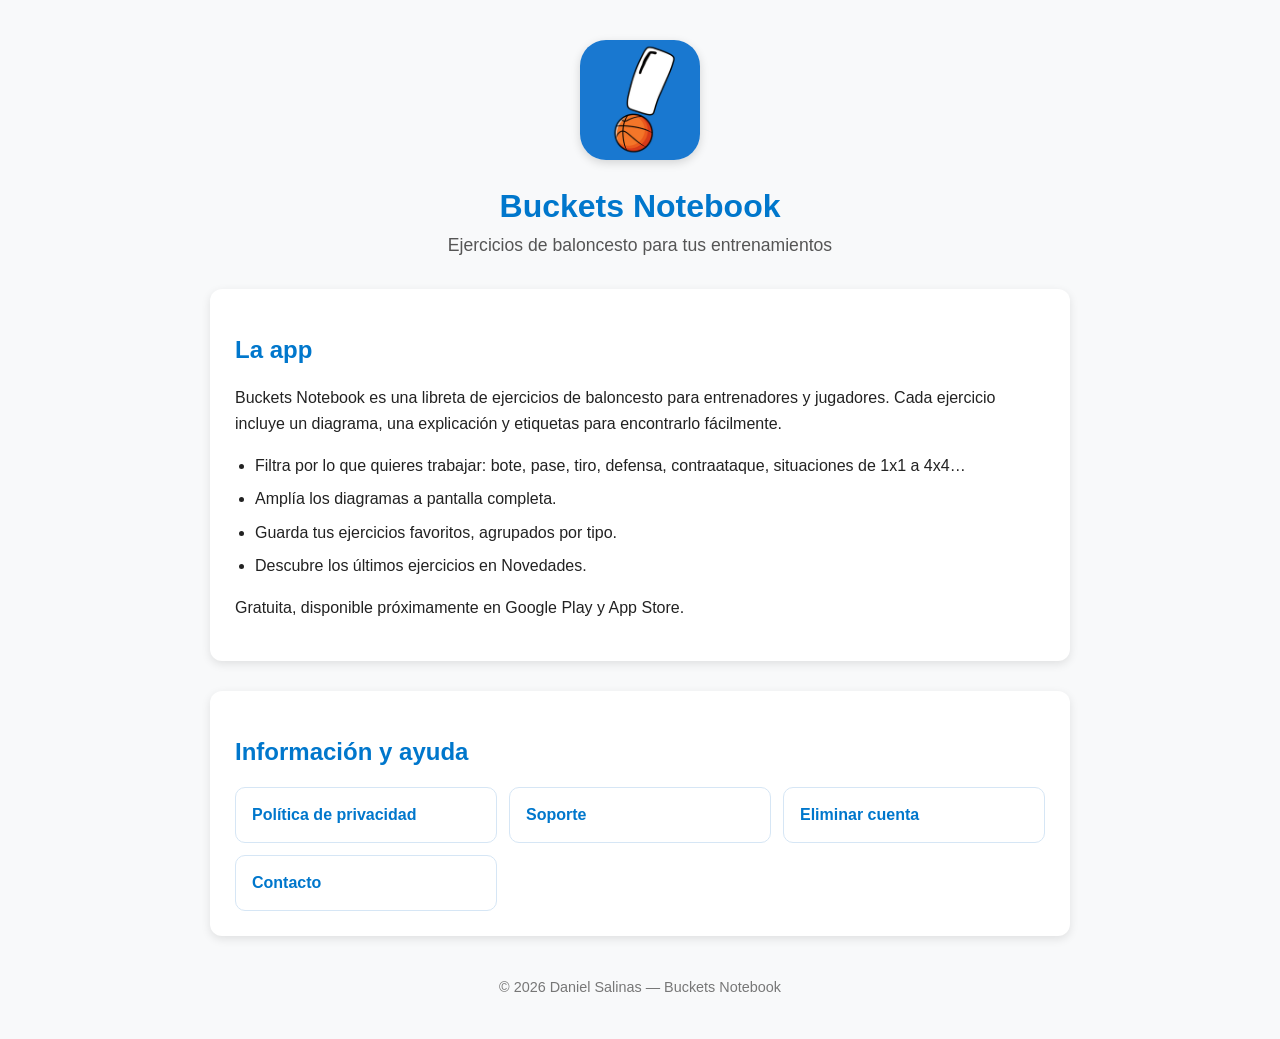
<file: buckets-notebook/index.html>
<!DOCTYPE html>
<html lang="es">
<head>
  <meta charset="UTF-8" />
  <meta name="viewport" content="width=device-width, initial-scale=1.0" />
  <title>Buckets Notebook — Ejercicios de baloncesto</title>
  <meta name="description" content="Buckets Notebook: ejercicios de baloncesto con diagramas para preparar tus entrenamientos." />
  <link rel="icon" type="image/png" href="icon.png" />
  <style>
    body {
      font-family: 'Helvetica Neue', Helvetica, Arial, sans-serif;
      line-height: 1.6;
      margin: 0 auto;
      padding: 40px 20px;
      max-width: 860px;
      background-color: #f8f9fa;
      color: #222;
    }
    h1, h2 {
      color: #0077cc;
      line-height: 1.3;
    }
    header {
      text-align: center;
      margin-bottom: 30px;
    }
    header img {
      width: 120px;
      height: 120px;
      border-radius: 26px;
      box-shadow: 0 3px 10px rgba(0,0,0,0.15);
    }
    header h1 {
      margin: 18px 0 4px;
    }
    header p {
      margin: 0;
      color: #555;
      font-size: 1.1em;
    }
    section {
      margin-bottom: 30px;
      background: white;
      padding: 25px;
      border-radius: 12px;
      box-shadow: 0 3px 10px rgba(0,0,0,0.1);
    }
    ul {
      padding-left: 20px;
    }
    li {
      margin-bottom: 8px;
    }
    .links {
      display: grid;
      grid-template-columns: repeat(auto-fit, minmax(220px, 1fr));
      gap: 12px;
    }
    .links a {
      display: block;
      padding: 14px 16px;
      border: 1px solid #d6e6f5;
      border-radius: 10px;
      font-weight: bold;
    }
    .links a:hover {
      background: #eef6fd;
      text-decoration: none;
    }
    a {
      color: #0077cc;
      text-decoration: none;
    }
    a:hover {
      text-decoration: underline;
    }
    footer {
      text-align: center;
      font-size: 0.9em;
      margin-top: 40px;
      color: #777;
    }
    @media (max-width: 600px) {
      body { padding: 20px 12px; }
      section { padding: 18px; }
    }
  </style>
</head>
<body>

  <header>
    <img src="icon.png" alt="Icono de Buckets Notebook" />
    <h1>Buckets Notebook</h1>
    <p>Ejercicios de baloncesto para tus entrenamientos</p>
  </header>

  <section>
    <h2>La app</h2>
    <p>
      Buckets Notebook es una libreta de ejercicios de baloncesto para entrenadores y jugadores.
      Cada ejercicio incluye un diagrama, una explicación y etiquetas para encontrarlo fácilmente.
    </p>
    <ul>
      <li>Filtra por lo que quieres trabajar: bote, pase, tiro, defensa, contraataque, situaciones de 1x1 a 4x4…</li>
      <li>Amplía los diagramas a pantalla completa.</li>
      <li>Guarda tus ejercicios favoritos, agrupados por tipo.</li>
      <li>Descubre los últimos ejercicios en Novedades.</li>
    </ul>
    <p>Gratuita, disponible próximamente en Google Play y App Store.</p>
  </section>

  <section>
    <h2>Información y ayuda</h2>
    <div class="links">
      <a href="/bucketsprivacy.github.io/">Política de privacidad</a>
      <a href="/bucketsprivacy.github.io/support.html">Soporte</a>
      <a href="/bucketsprivacy.github.io/eliminar-cuenta.html">Eliminar cuenta</a>
      <a href="mailto:buckets.apps@gmail.com">Contacto</a>
    </div>
  </section>

  <footer>
    &copy; 2026 Daniel Salinas — Buckets Notebook
  </footer>

</body>
</html>
</file>
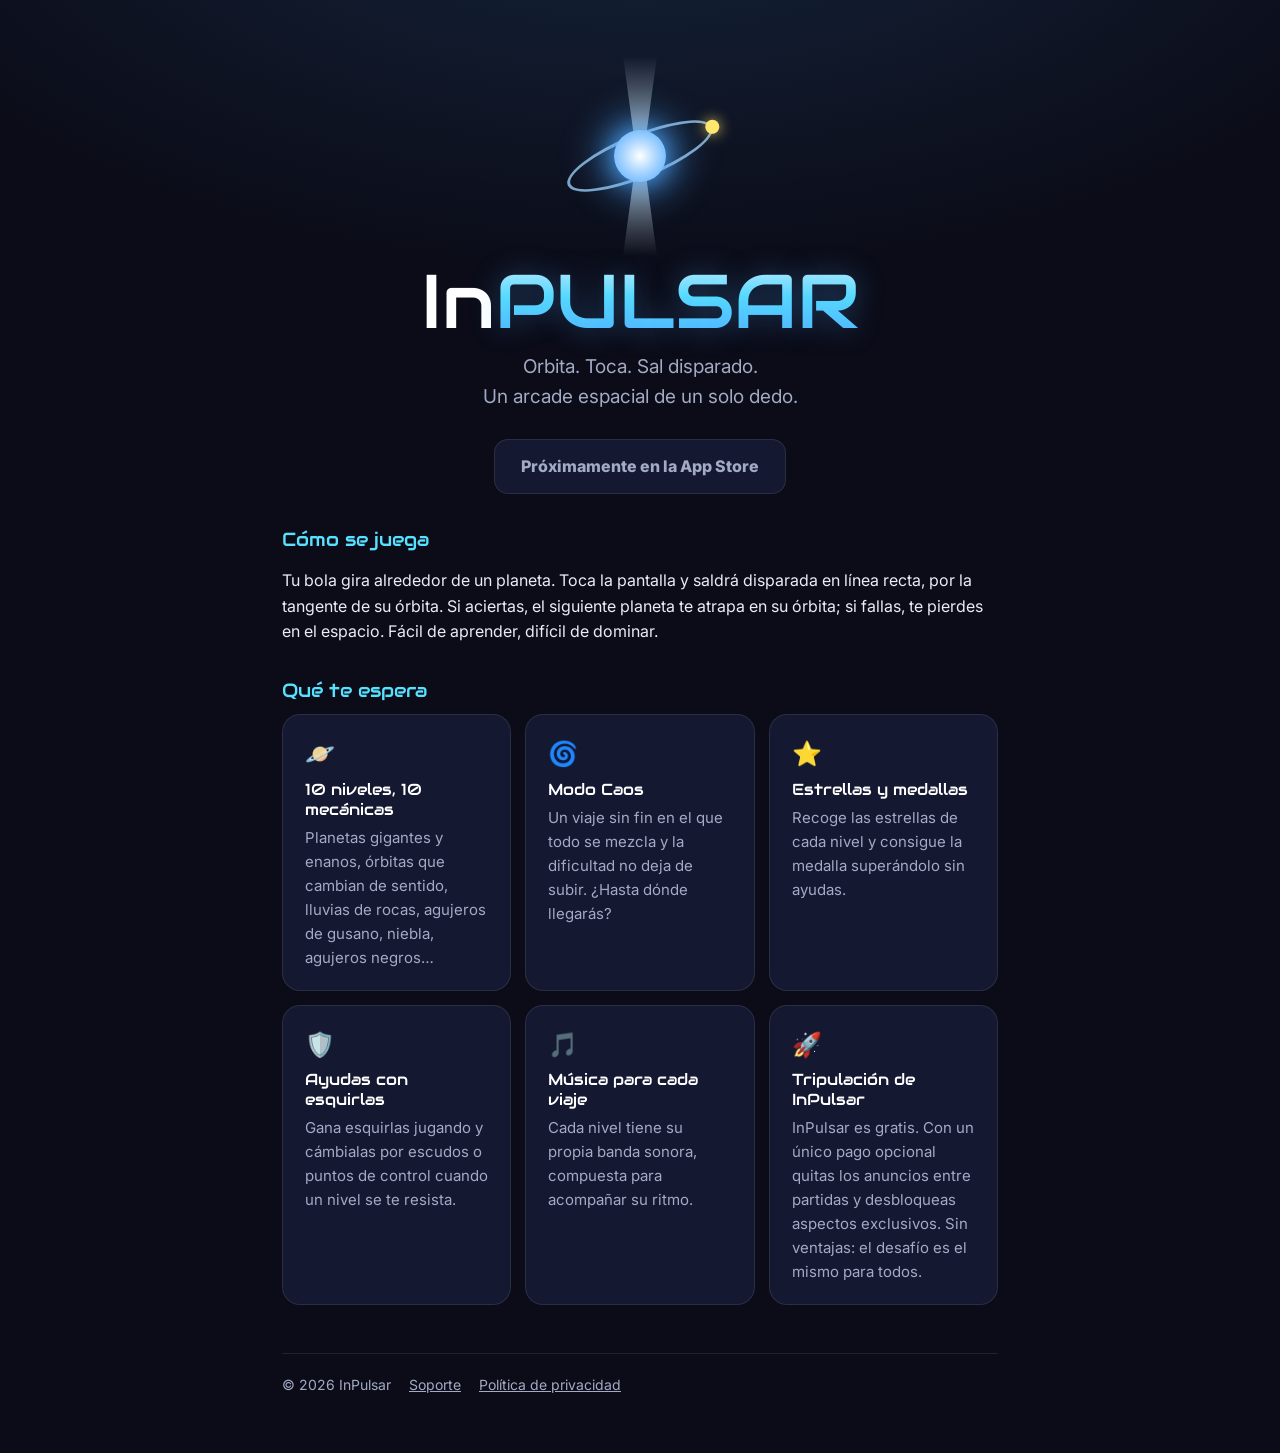
<file: inpulsar/index.html>
<!DOCTYPE html>
<html lang="es">
<head>
  <meta charset="utf-8">
  <meta name="viewport" content="width=device-width, initial-scale=1">
  <title>InPulsar · Salta de planeta en planeta</title>
  <meta name="description" content="InPulsar es un juego arcade de habilidad: orbita planetas y toca en el momento justo para salir disparado hacia el siguiente.">
  <link rel="icon" href="icono.png">
  <link rel="apple-touch-icon" href="icono.png">
  <link rel="stylesheet" href="estilo.css">
</head>
<body>
  <main class="contenedor">

    <section class="heroe">
      <div class="pulsar" aria-hidden="true">
        <div class="halo"></div>
        <div class="haces"></div>
        <div class="anillo"></div>
        <div class="nucleo"></div>
        <div class="orbita"><div class="bola"></div></div>
      </div>
      <h1 class="titulo-grande">In<b>PULSAR</b></h1>
      <p class="lema">Orbita. Toca. Sal disparado.<br>Un arcade espacial de un solo dedo.</p>

      <!-- Cuando la app esté publicada, cambia este botón por el enlace de la App Store:
           <a class="boton" href="https://apps.apple.com/app/idXXXXXXXXXX">Descargar en la App Store</a> -->
      <span class="boton apagado">Próximamente en la App Store</span>
    </section>

    <h2>Cómo se juega</h2>
    <p>
      Tu bola gira alrededor de un planeta. Toca la pantalla y saldrá disparada en línea recta,
      por la tangente de su órbita. Si aciertas, el siguiente planeta te atrapa en su órbita;
      si fallas, te pierdes en el espacio. Fácil de aprender, difícil de dominar.
    </p>

    <h2>Qué te espera</h2>
    <div class="rejilla">
      <div class="tarjeta">
        <span class="icono">🪐</span>
        <h3>10 niveles, 10 mecánicas</h3>
        <p>Planetas gigantes y enanos, órbitas que cambian de sentido, lluvias de rocas, agujeros de gusano, niebla, agujeros negros…</p>
      </div>
      <div class="tarjeta">
        <span class="icono">🌀</span>
        <h3>Modo Caos</h3>
        <p>Un viaje sin fin en el que todo se mezcla y la dificultad no deja de subir. ¿Hasta dónde llegarás?</p>
      </div>
      <div class="tarjeta">
        <span class="icono">⭐</span>
        <h3>Estrellas y medallas</h3>
        <p>Recoge las estrellas de cada nivel y consigue la medalla superándolo sin ayudas.</p>
      </div>
      <div class="tarjeta">
        <span class="icono">🛡️</span>
        <h3>Ayudas con esquirlas</h3>
        <p>Gana esquirlas jugando y cámbialas por escudos o puntos de control cuando un nivel se te resista.</p>
      </div>
      <div class="tarjeta">
        <span class="icono">🎵</span>
        <h3>Música para cada viaje</h3>
        <p>Cada nivel tiene su propia banda sonora, compuesta para acompañar su ritmo.</p>
      </div>
      <div class="tarjeta">
        <span class="icono">🚀</span>
        <h3>Tripulación de InPulsar</h3>
        <p>InPulsar es gratis. Con un único pago opcional quitas los anuncios entre partidas y desbloqueas aspectos exclusivos. Sin ventajas: el desafío es el mismo para todos.</p>
      </div>
    </div>

    <footer class="pie">
      <span>© 2026 InPulsar</span>
      <a href="soporte.html">Soporte</a>
      <a href="privacidad.html">Política de privacidad</a>
    </footer>
  </main>
</body>
</html>
</file>
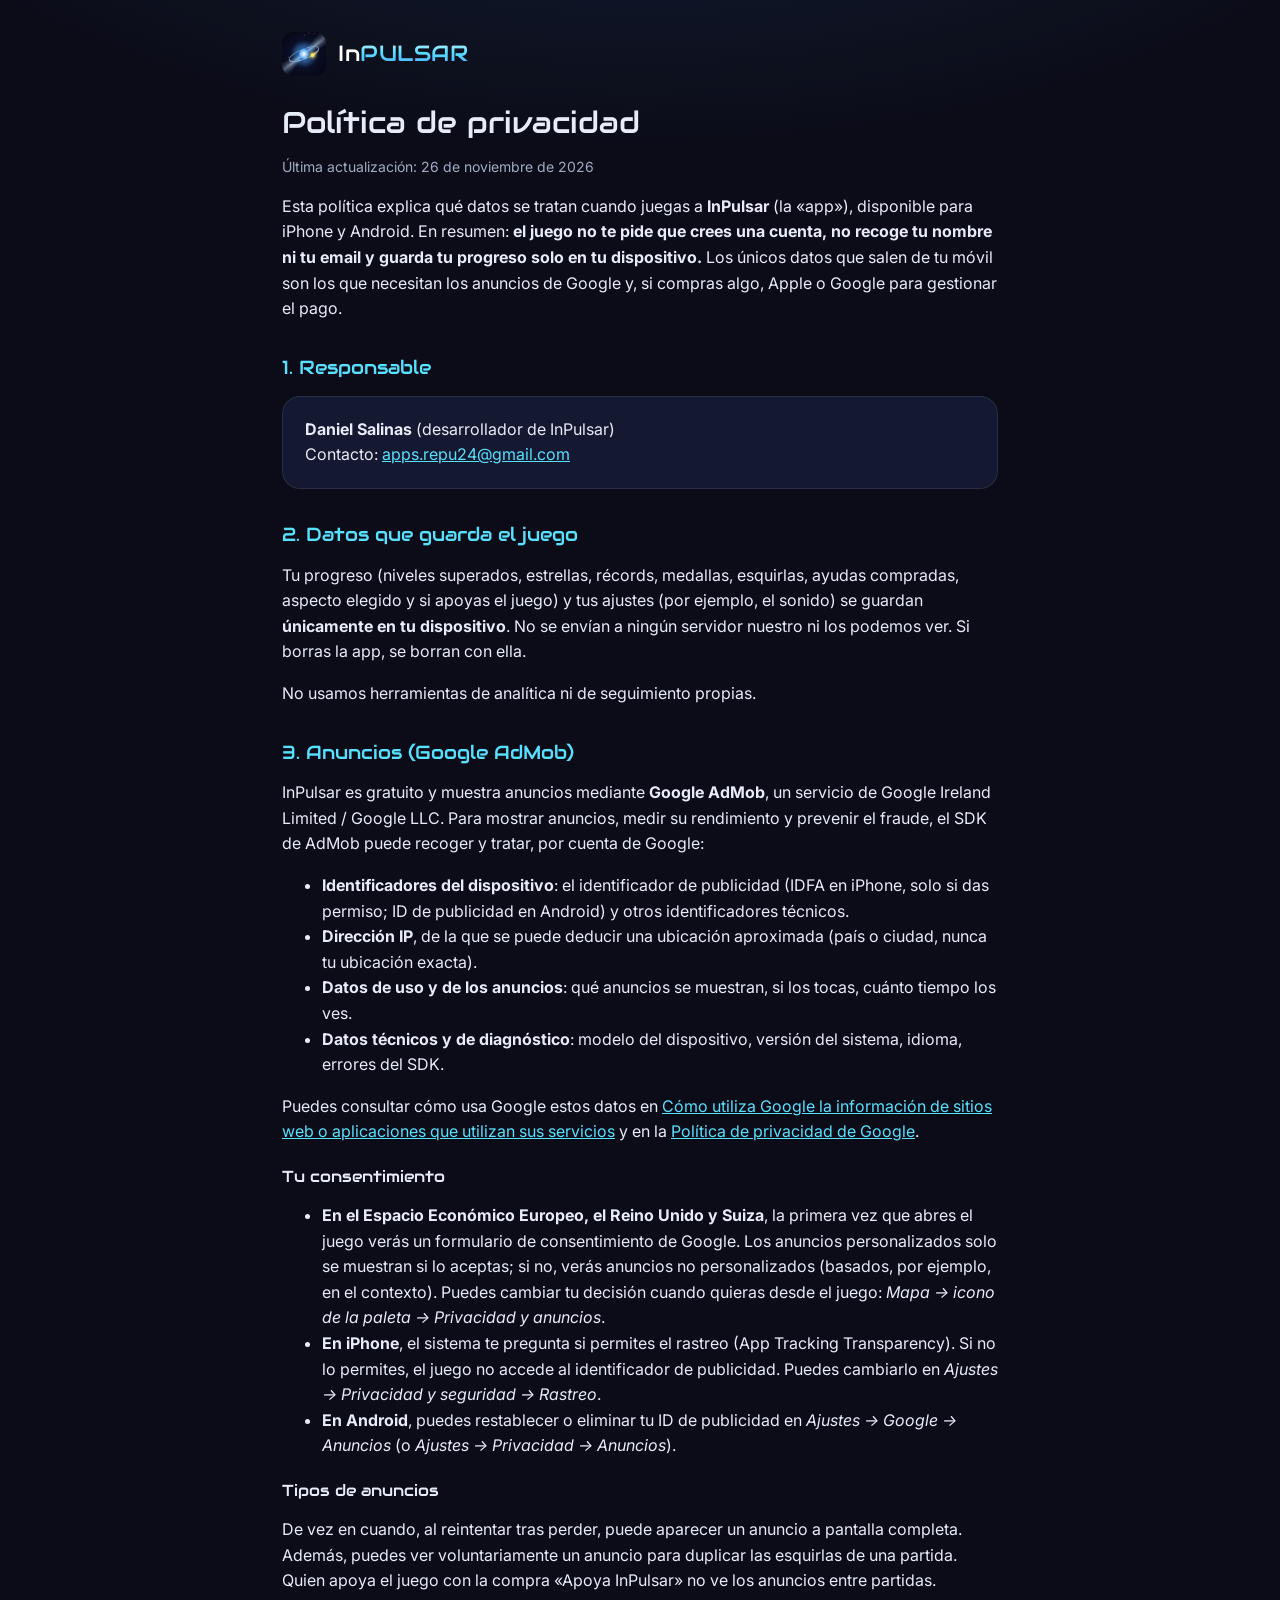
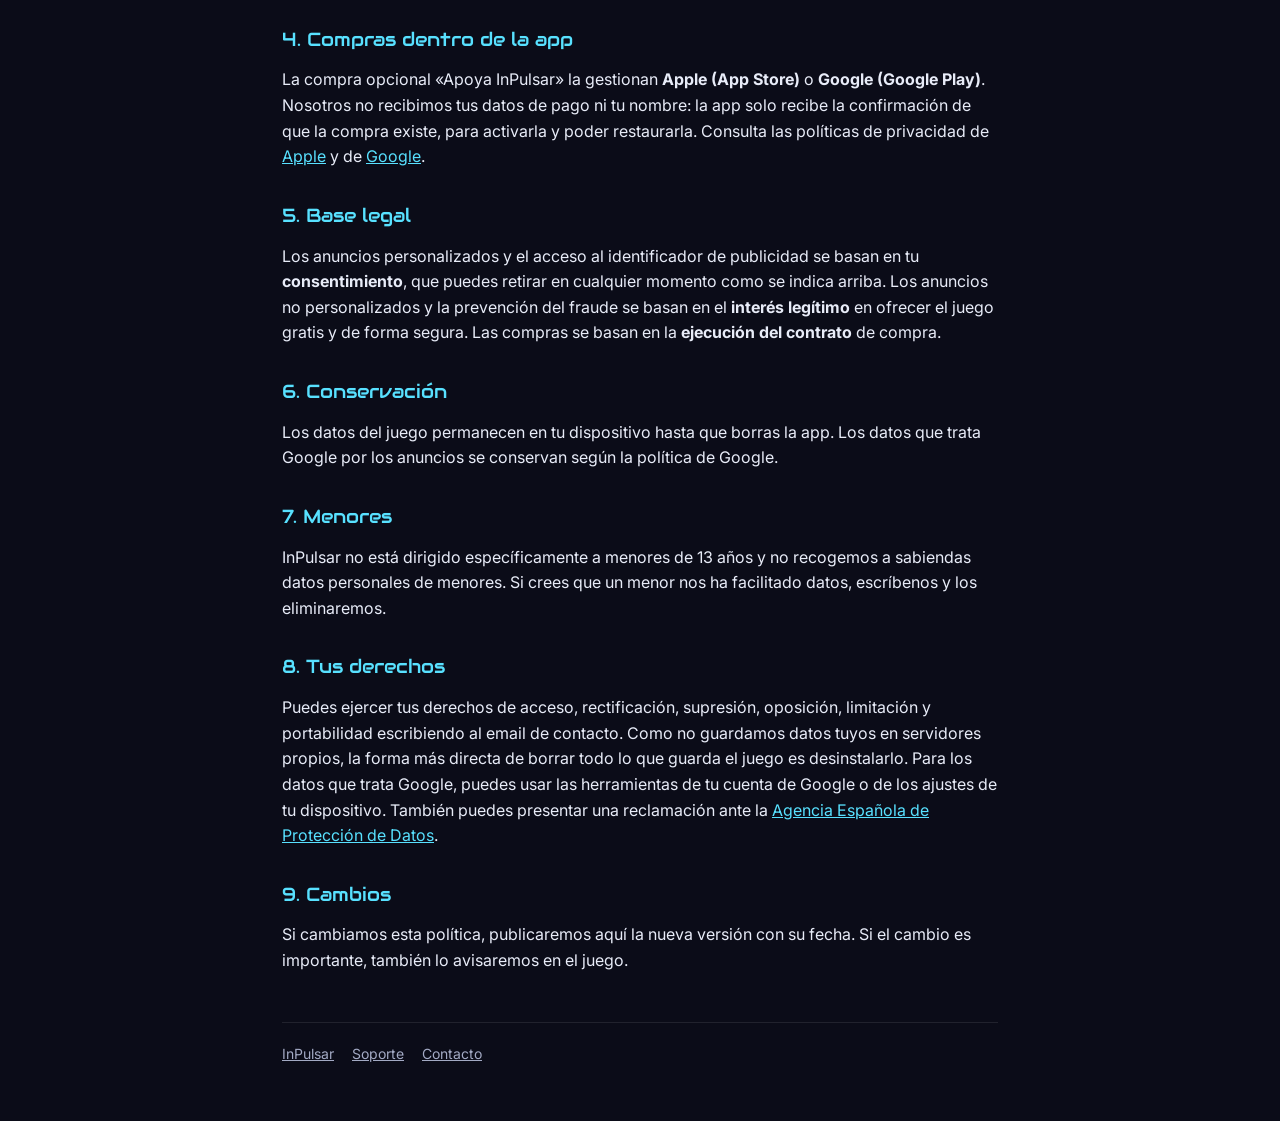
<file: inpulsar/privacidad.html>
<!DOCTYPE html>
<html lang="es">
<head>
  <meta charset="utf-8">
  <meta name="viewport" content="width=device-width, initial-scale=1">
  <title>Política de privacidad · InPulsar</title>
  <link rel="icon" href="icono.png">
  <link rel="stylesheet" href="estilo.css">
</head>
<body>
  <main class="contenedor">
    <a class="cabecera" href="./">
      <img src="icono.png" alt="">
      <span class="marca">In<b>PULSAR</b></span>
    </a>

    <h1>Política de privacidad</h1>
    <p class="nota">Última actualización: 26 de noviembre de 2026</p>

    <p>
      Esta política explica qué datos se tratan cuando juegas a <strong>InPulsar</strong>
      (la «app»), disponible para iPhone y Android. En resumen: <strong>el juego no te pide
      que crees una cuenta, no recoge tu nombre ni tu email y guarda tu progreso solo en tu
      dispositivo.</strong> Los únicos datos que salen de tu móvil son los que necesitan los
      anuncios de Google y, si compras algo, Apple o Google para gestionar el pago.
    </p>

    <h2>1. Responsable</h2>
    <div class="tarjeta">
      <p style="margin:0">
        <strong>Daniel Salinas</strong> (desarrollador de InPulsar)<br>
        Contacto: <a href="mailto:apps.repu24@gmail.com">apps.repu24@gmail.com</a>
      </p>
    </div>

    <h2>2. Datos que guarda el juego</h2>
    <p>
      Tu progreso (niveles superados, estrellas, récords, medallas, esquirlas, ayudas
      compradas, aspecto elegido y si apoyas el juego) y tus ajustes (por ejemplo, el sonido)
      se guardan <strong>únicamente en tu dispositivo</strong>. No se envían a ningún servidor
      nuestro ni los podemos ver. Si borras la app, se borran con ella.
    </p>
    <p>No usamos herramientas de analítica ni de seguimiento propias.</p>

    <h2>3. Anuncios (Google AdMob)</h2>
    <p>
      InPulsar es gratuito y muestra anuncios mediante <strong>Google AdMob</strong>, un
      servicio de Google Ireland Limited / Google LLC. Para mostrar anuncios, medir su
      rendimiento y prevenir el fraude, el SDK de AdMob puede recoger y tratar, por cuenta de
      Google:
    </p>
    <ul>
      <li><strong>Identificadores del dispositivo</strong>: el identificador de publicidad
        (IDFA en iPhone, solo si das permiso; ID de publicidad en Android) y otros
        identificadores técnicos.</li>
      <li><strong>Dirección IP</strong>, de la que se puede deducir una ubicación
        aproximada (país o ciudad, nunca tu ubicación exacta).</li>
      <li><strong>Datos de uso y de los anuncios</strong>: qué anuncios se muestran, si los
        tocas, cuánto tiempo los ves.</li>
      <li><strong>Datos técnicos y de diagnóstico</strong>: modelo del dispositivo, versión
        del sistema, idioma, errores del SDK.</li>
    </ul>
    <p>
      Puedes consultar cómo usa Google estos datos en
      <a href="https://policies.google.com/technologies/partner-sites" target="_blank" rel="noopener">Cómo utiliza Google la información de sitios web o aplicaciones que utilizan sus servicios</a>
      y en la <a href="https://policies.google.com/privacy" target="_blank" rel="noopener">Política de privacidad de Google</a>.
    </p>

    <h3>Tu consentimiento</h3>
    <ul>
      <li><strong>En el Espacio Económico Europeo, el Reino Unido y Suiza</strong>, la
        primera vez que abres el juego verás un formulario de consentimiento de Google. Los
        anuncios personalizados solo se muestran si lo aceptas; si no, verás anuncios no
        personalizados (basados, por ejemplo, en el contexto). Puedes cambiar tu decisión
        cuando quieras desde el juego: <em>Mapa → icono de la paleta → Privacidad y
        anuncios</em>.</li>
      <li><strong>En iPhone</strong>, el sistema te pregunta si permites el rastreo
        (App Tracking Transparency). Si no lo permites, el juego no accede al identificador de
        publicidad. Puedes cambiarlo en <em>Ajustes → Privacidad y seguridad → Rastreo</em>.</li>
      <li><strong>En Android</strong>, puedes restablecer o eliminar tu ID de publicidad en
        <em>Ajustes → Google → Anuncios</em> (o <em>Ajustes → Privacidad → Anuncios</em>).</li>
    </ul>

    <h3>Tipos de anuncios</h3>
    <p>
      De vez en cuando, al reintentar tras perder, puede aparecer un anuncio a pantalla
      completa. Además, puedes ver voluntariamente un anuncio para duplicar las esquirlas de una
      partida. Quien apoya el juego con la compra «Apoya InPulsar» no ve los anuncios entre
      partidas.
    </p>

    <h2>4. Compras dentro de la app</h2>
    <p>
      La compra opcional «Apoya InPulsar» la gestionan <strong>Apple (App Store)</strong> o
      <strong>Google (Google Play)</strong>. Nosotros no recibimos tus datos de pago ni tu
      nombre: la app solo recibe la confirmación de que la compra existe, para activarla y
      poder restaurarla. Consulta las políticas de privacidad de
      <a href="https://www.apple.com/es/legal/privacy/" target="_blank" rel="noopener">Apple</a> y de
      <a href="https://policies.google.com/privacy" target="_blank" rel="noopener">Google</a>.
    </p>

    <h2>5. Base legal</h2>
    <p>
      Los anuncios personalizados y el acceso al identificador de publicidad se basan en tu
      <strong>consentimiento</strong>, que puedes retirar en cualquier momento como se indica
      arriba. Los anuncios no personalizados y la prevención del fraude se basan en el
      <strong>interés legítimo</strong> en ofrecer el juego gratis y de forma segura. Las
      compras se basan en la <strong>ejecución del contrato</strong> de compra.
    </p>

    <h2>6. Conservación</h2>
    <p>
      Los datos del juego permanecen en tu dispositivo hasta que borras la app. Los datos que
      trata Google por los anuncios se conservan según la política de Google.
    </p>

    <h2>7. Menores</h2>
    <p>
      InPulsar no está dirigido específicamente a menores de 13 años y no recogemos a
      sabiendas datos personales de menores. Si crees que un menor nos ha facilitado datos,
      escríbenos y los eliminaremos.
    </p>

    <h2>8. Tus derechos</h2>
    <p>
      Puedes ejercer tus derechos de acceso, rectificación, supresión, oposición, limitación
      y portabilidad escribiendo al email de contacto. Como no guardamos datos tuyos en
      servidores propios, la forma más directa de borrar todo lo que guarda el juego es
      desinstalarlo. Para los datos que trata Google, puedes usar las herramientas de tu
      cuenta de Google o de los ajustes de tu dispositivo. También puedes presentar una
      reclamación ante la <a href="https://www.aepd.es" target="_blank" rel="noopener">Agencia
      Española de Protección de Datos</a>.
    </p>

    <h2>9. Cambios</h2>
    <p>
      Si cambiamos esta política, publicaremos aquí la nueva versión con su fecha. Si el
      cambio es importante, también lo avisaremos en el juego.
    </p>

    <footer class="pie">
      <a href="./">InPulsar</a>
      <a href="soporte.html">Soporte</a>
      <a href="mailto:apps.repu24@gmail.com">Contacto</a>
    </footer>
  </main>
</body>
</html>
</file>
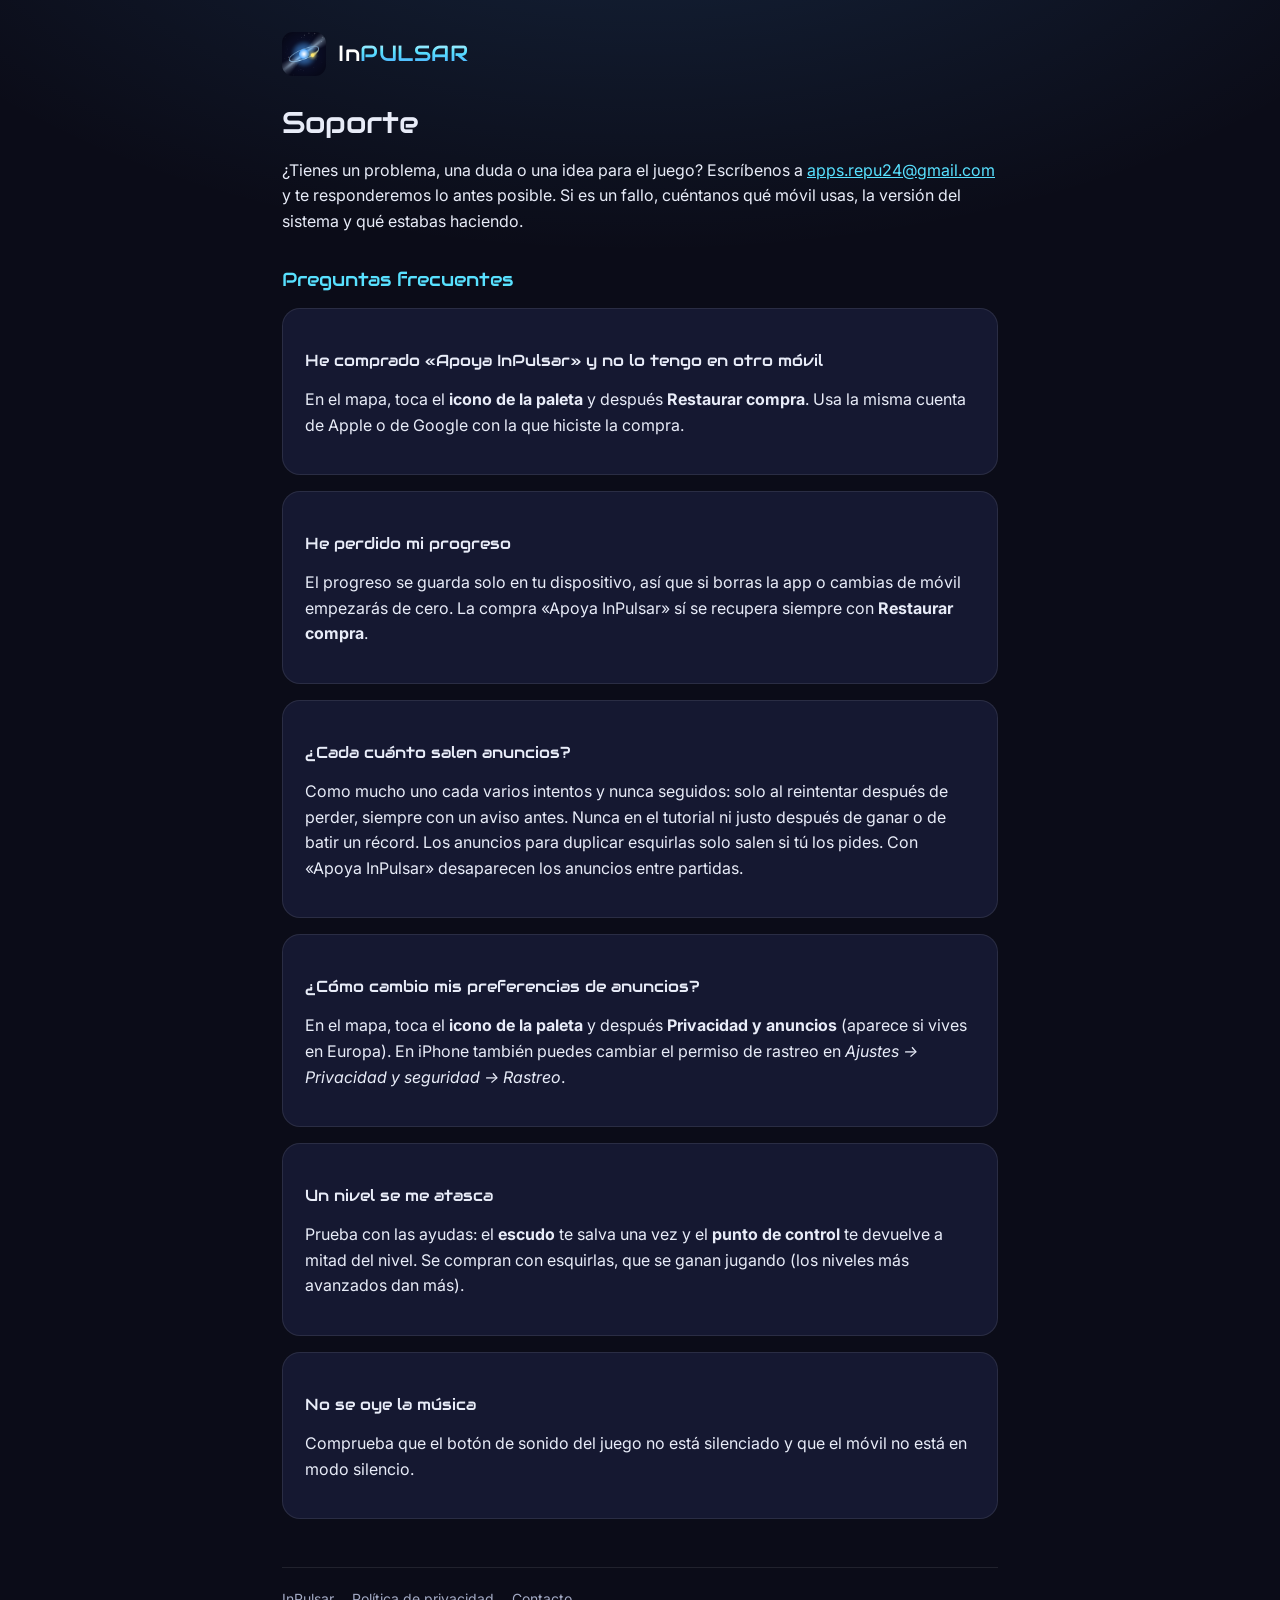
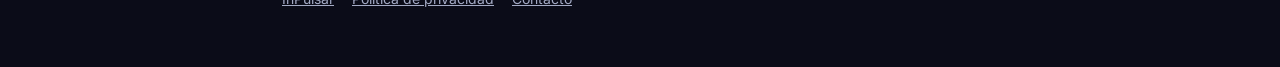
<file: inpulsar/soporte.html>
<!DOCTYPE html>
<html lang="es">
<head>
  <meta charset="utf-8">
  <meta name="viewport" content="width=device-width, initial-scale=1">
  <title>Soporte · InPulsar</title>
  <link rel="icon" href="icono.png">
  <link rel="stylesheet" href="estilo.css">
</head>
<body>
  <main class="contenedor">
    <a class="cabecera" href="./">
      <img src="icono.png" alt="">
      <span class="marca">In<b>PULSAR</b></span>
    </a>

    <h1>Soporte</h1>
    <p>
      ¿Tienes un problema, una duda o una idea para el juego? Escríbenos a
      <a href="mailto:apps.repu24@gmail.com?subject=InPulsar%20-%20Soporte">apps.repu24@gmail.com</a>
      y te responderemos lo antes posible. Si es un fallo, cuéntanos qué móvil usas, la
      versión del sistema y qué estabas haciendo.
    </p>

    <h2>Preguntas frecuentes</h2>

    <div class="tarjeta">
      <h3>He comprado «Apoya InPulsar» y no lo tengo en otro móvil</h3>
      <p>
        En el mapa, toca el <strong>icono de la paleta</strong> y después
        <strong>Restaurar compra</strong>. Usa la misma cuenta de Apple o de Google con la que
        hiciste la compra.
      </p>
    </div>

    <div class="tarjeta">
      <h3>He perdido mi progreso</h3>
      <p>
        El progreso se guarda solo en tu dispositivo, así que si borras la app o cambias de
        móvil empezarás de cero. La compra «Apoya InPulsar» sí se recupera siempre con
        <strong>Restaurar compra</strong>.
      </p>
    </div>

    <div class="tarjeta">
      <h3>¿Cada cuánto salen anuncios?</h3>
      <p>
        Como mucho uno cada varios intentos y nunca seguidos: solo al reintentar después de
        perder, siempre con un aviso antes. Nunca en el tutorial ni justo después de ganar o
        de batir un récord. Los anuncios para duplicar esquirlas solo salen si tú los pides.
        Con «Apoya InPulsar» desaparecen los anuncios entre partidas.
      </p>
    </div>

    <div class="tarjeta">
      <h3>¿Cómo cambio mis preferencias de anuncios?</h3>
      <p>
        En el mapa, toca el <strong>icono de la paleta</strong> y después
        <strong>Privacidad y anuncios</strong> (aparece si vives en Europa). En iPhone también
        puedes cambiar el permiso de rastreo en <em>Ajustes → Privacidad y seguridad →
        Rastreo</em>.
      </p>
    </div>

    <div class="tarjeta">
      <h3>Un nivel se me atasca</h3>
      <p>
        Prueba con las ayudas: el <strong>escudo</strong> te salva una vez y el
        <strong>punto de control</strong> te devuelve a mitad del nivel. Se compran con
        esquirlas, que se ganan jugando (los niveles más avanzados dan más).
      </p>
    </div>

    <div class="tarjeta">
      <h3>No se oye la música</h3>
      <p>
        Comprueba que el botón de sonido del juego no está silenciado y que el móvil no está
        en modo silencio.
      </p>
    </div>

    <footer class="pie">
      <a href="./">InPulsar</a>
      <a href="privacidad.html">Política de privacidad</a>
      <a href="mailto:apps.repu24@gmail.com">Contacto</a>
    </footer>
  </main>
</body>
</html>
</file>
<file: inpulsar/estilo.css>
/* InPulsar · estilo común de las páginas */
@import url('https://fonts.googleapis.com/css2?family=Audiowide&family=Inter:wght@400;600;800&display=swap');

:root {
  --fondo: #0b0c18;
  --superficie: #151831;
  --borde: rgba(255, 255, 255, 0.09);
  --texto: #e8ecf8;
  --suave: #a3aac4;
  --cian: #58e1ff;
  --azul: #4da8ff;
  --oro: #ffe66d;
}

* { box-sizing: border-box; }

html { background: var(--fondo); }

body {
  margin: 0;
  color: var(--texto);
  font-family: 'Inter', system-ui, -apple-system, 'Segoe UI', Roboto, sans-serif;
  line-height: 1.6;
  background:
    radial-gradient(1200px 600px at 50% -10%, rgba(77, 168, 255, 0.16), transparent 70%),
    var(--fondo);
  min-height: 100vh;
}

/* Cielo estrellado de fondo */
body::before {
  content: '';
  position: fixed;
  inset: 0;
  pointer-events: none;
  z-index: -1;
  background-image:
    radial-gradient(1.2px 1.2px at 12% 18%, #fff8, transparent),
    radial-gradient(1px 1px at 28% 72%, #fff6, transparent),
    radial-gradient(1.4px 1.4px at 44% 34%, #cfe6ff99, transparent),
    radial-gradient(1px 1px at 63% 12%, #fff7, transparent),
    radial-gradient(1.3px 1.3px at 78% 58%, #fff8, transparent),
    radial-gradient(1px 1px at 88% 26%, #ffe9a877, transparent),
    radial-gradient(1px 1px at 8% 88%, #fff6, transparent),
    radial-gradient(1.2px 1.2px at 52% 90%, #fff7, transparent),
    radial-gradient(1px 1px at 94% 84%, #cfe6ff88, transparent),
    radial-gradient(1px 1px at 36% 50%, #fff5, transparent);
}

a { color: var(--cian); }
a:hover { color: #fff; }

.contenedor { max-width: 760px; margin: 0 auto; padding: 32px 22px 56px; }

/* Cabecera pequeña de las páginas interiores */
.cabecera {
  display: flex;
  align-items: center;
  gap: 12px;
  text-decoration: none;
  color: var(--texto);
  margin-bottom: 28px;
}
.cabecera img { width: 44px; height: 44px; border-radius: 11px; }

.marca {
  font-family: 'Audiowide', sans-serif;
  font-size: 22px;
  letter-spacing: 0.5px;
  color: #fff;
}
.marca b {
  font-weight: 400;
  background: linear-gradient(180deg, #e8f6ff, var(--cian) 45%, var(--azul));
  -webkit-background-clip: text;
  background-clip: text;
  color: transparent;
}

h1, h2, h3 { font-family: 'Audiowide', sans-serif; font-weight: 400; line-height: 1.25; }
h1 { font-size: 30px; margin: 0 0 6px; }
h2 { font-size: 19px; margin: 34px 0 10px; color: var(--cian); }
h3 { font-size: 16px; margin: 22px 0 6px; }

p, li { color: var(--texto); }
.nota { color: var(--suave); font-size: 14px; }

.tarjeta {
  background: var(--superficie);
  border: 1px solid var(--borde);
  border-radius: 18px;
  padding: 20px 22px;
  margin: 16px 0;
}

table { width: 100%; border-collapse: collapse; font-size: 15px; }
th, td { text-align: left; padding: 10px 8px; border-bottom: 1px solid var(--borde); vertical-align: top; }
th { color: var(--suave); font-weight: 600; }

.pie {
  margin-top: 48px;
  padding-top: 20px;
  border-top: 1px solid var(--borde);
  color: var(--suave);
  font-size: 14px;
  display: flex;
  flex-wrap: wrap;
  gap: 18px;
}
.pie a { color: var(--suave); }
.pie a:hover { color: #fff; }

/* ---------- Portada ---------- */
.heroe { text-align: center; padding-top: 24px; }

.pulsar {
  position: relative;
  width: 200px;
  height: 200px;
  margin: 0 auto 6px;
}
.pulsar .halo {
  position: absolute; inset: 40px;
  border-radius: 50%;
  background: radial-gradient(circle, rgba(77, 168, 255, 0.7), transparent 70%);
  filter: blur(14px);
  animation: latido 2.6s ease-in-out infinite;
}
.pulsar .haces {
  position: absolute; inset: 0;
  animation: giro 6s linear infinite;
}
.pulsar .haces::before, .pulsar .haces::after {
  content: '';
  position: absolute;
  left: 50%; top: 50%;
  width: 34px; height: 100px;
  margin-left: -17px;
  transform-origin: 50% 0;
  background: linear-gradient(180deg, rgba(221, 241, 255, 0.75), rgba(77, 168, 255, 0));
  clip-path: polygon(40% 0, 60% 0, 100% 100%, 0 100%);
}
.pulsar .haces::after { transform: rotate(180deg); }
.pulsar .anillo {
  position: absolute;
  left: 22px; right: 22px; top: 78px; height: 44px;
  border: 3px solid rgba(159, 212, 255, 0.75);
  border-radius: 50%;
  transform: rotate(-22deg);
}
.pulsar .nucleo {
  position: absolute;
  left: 74px; top: 74px; width: 52px; height: 52px;
  border-radius: 50%;
  background: radial-gradient(circle, #fff 0%, #a9d5ff 45%, var(--azul) 100%);
  box-shadow: 0 0 24px rgba(77, 168, 255, 0.9);
}
.pulsar .orbita {
  position: absolute;
  left: 100px; top: 100px; width: 0; height: 0;
  transform: rotate(-22deg);
}
.pulsar .bola {
  position: absolute;
  left: 0; top: 0;
  width: 14px; height: 14px;
  border-radius: 50%;
  background: var(--oro);
  box-shadow: 0 0 14px rgba(255, 230, 109, 0.9);
  offset-path: path('M 78 0 A 78 22 0 1 1 -78 0 A 78 22 0 1 1 78 0');
  offset-anchor: center;
  offset-rotate: 0deg;
  animation: recorrido 3.4s linear infinite;
}

@keyframes giro { to { transform: rotate(360deg); } }
@keyframes latido { 50% { transform: scale(1.12); opacity: 0.8; } }
@keyframes recorrido { to { offset-distance: 100%; } }

.titulo-grande {
  font-family: 'Audiowide', sans-serif;
  font-size: clamp(46px, 11vw, 76px);
  margin: 0;
  line-height: 1.05;
  color: #fff;
  font-style: oblique 8deg;
}
.titulo-grande b {
  font-weight: 400;
  background: linear-gradient(180deg, #e8f6ff, var(--cian) 45%, var(--azul));
  -webkit-background-clip: text;
  background-clip: text;
  color: transparent;
  text-shadow: 0 0 28px rgba(77, 168, 255, 0.35);
}
.lema { font-size: 19px; color: var(--suave); margin: 10px 0 26px; }

.boton {
  display: inline-flex;
  align-items: center;
  gap: 10px;
  padding: 14px 26px;
  border-radius: 14px;
  font-weight: 800;
  text-decoration: none;
  background: var(--cian);
  color: var(--fondo);
}
.boton:hover { color: var(--fondo); filter: brightness(1.08); }
.boton.apagado { background: var(--superficie); color: var(--suave); border: 1px solid var(--borde); cursor: default; }

.rejilla {
  display: grid;
  grid-template-columns: repeat(auto-fit, minmax(210px, 1fr));
  gap: 14px;
  margin-top: 12px;
}
.rejilla .tarjeta { margin: 0; }
.rejilla h3 { margin-top: 0; color: #fff; }
.rejilla p { margin: 0; color: var(--suave); font-size: 15px; }
.icono { font-size: 24px; display: block; margin-bottom: 6px; }
</file>
